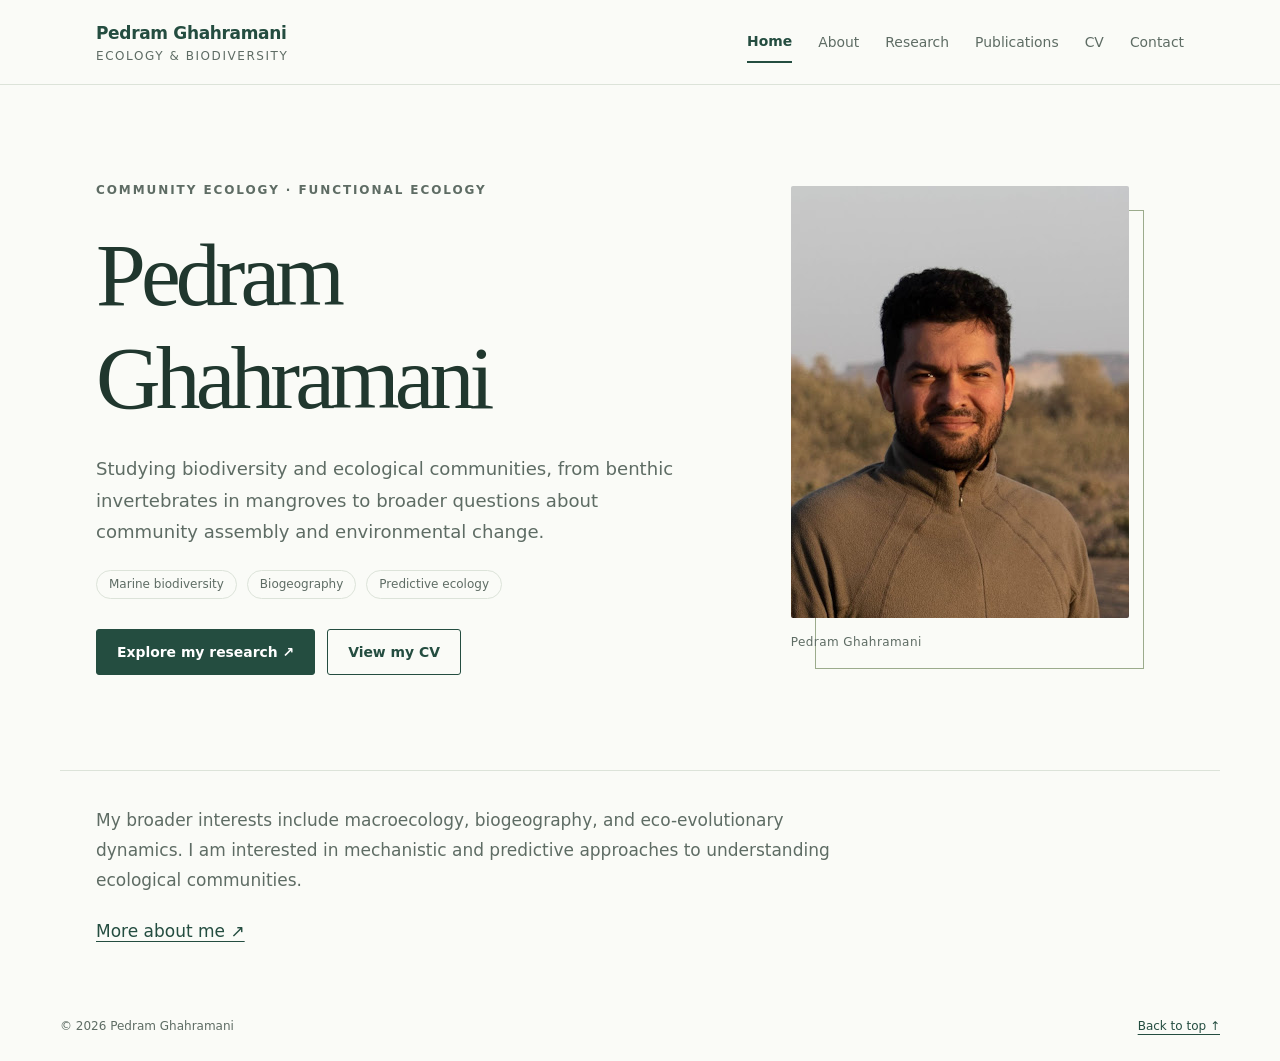
<file: index.html>
<!doctype html>
<html lang="en"><head><meta charset="utf-8"><meta name="viewport" content="width=device-width,initial-scale=1"><meta name="description" content="Community ecology, functional ecology and marine biodiversity."><meta name="theme-color" content="#244d40"><title>Home | Pedram Ghahramani</title><link rel="stylesheet" href="styles.css"><script src="site.js" defer></script></head>
<body class="index-page"><a class="skip" href="#main">Skip to content</a><header class="site-header"><div class="wrap header-inner"><a class="wordmark" href="index.html">Pedram Ghahramani<span>Ecology & biodiversity</span></a><button class="menu-button" aria-controls="navigation" aria-expanded="false" type="button">Menu</button><nav id="navigation" aria-label="Main navigation"><a href="index.html" aria-current="page">Home</a><a href="about.html">About</a><a href="research.html">Research</a><a href="publications.html">Publications</a><a href="cv.html">CV</a><a href="contact.html">Contact</a></nav></div></header><main id="main" class="page-content"><div class="wrap hero"><div><p class="eyebrow">Community ecology · Functional ecology</p><h1>Pedram<br>Ghahramani</h1><p class="intro">Studying biodiversity and ecological communities, from benthic invertebrates in mangroves to broader questions about community assembly and environmental change.</p><ul class="topics" aria-label="Research interests"><li>Marine biodiversity</li><li>Biogeography</li><li>Predictive ecology</li></ul><div class="actions"><a class="button" href="research.html">Explore my research <span aria-hidden="true">&nbsp;↗</span></a><a class="button secondary" href="cv.html">View my CV</a></div></div><figure class="portrait"><img src="pedram.jpg" width="432" height="432" alt="Portrait of Pedram Ghahramani outdoors" fetchpriority="high"><figcaption>Pedram Ghahramani</figcaption></figure></div><div class="wrap home-note"><p>My broader interests include macroecology, biogeography, and eco-evolutionary dynamics. I am interested in mechanistic and predictive approaches to understanding ecological communities.</p><a href="about.html">More about me ↗</a></div></main><footer class="wrap footer"><span>© 2026 Pedram Ghahramani</span><a href="#main">Back to top ↑</a></footer></body></html>
</file>
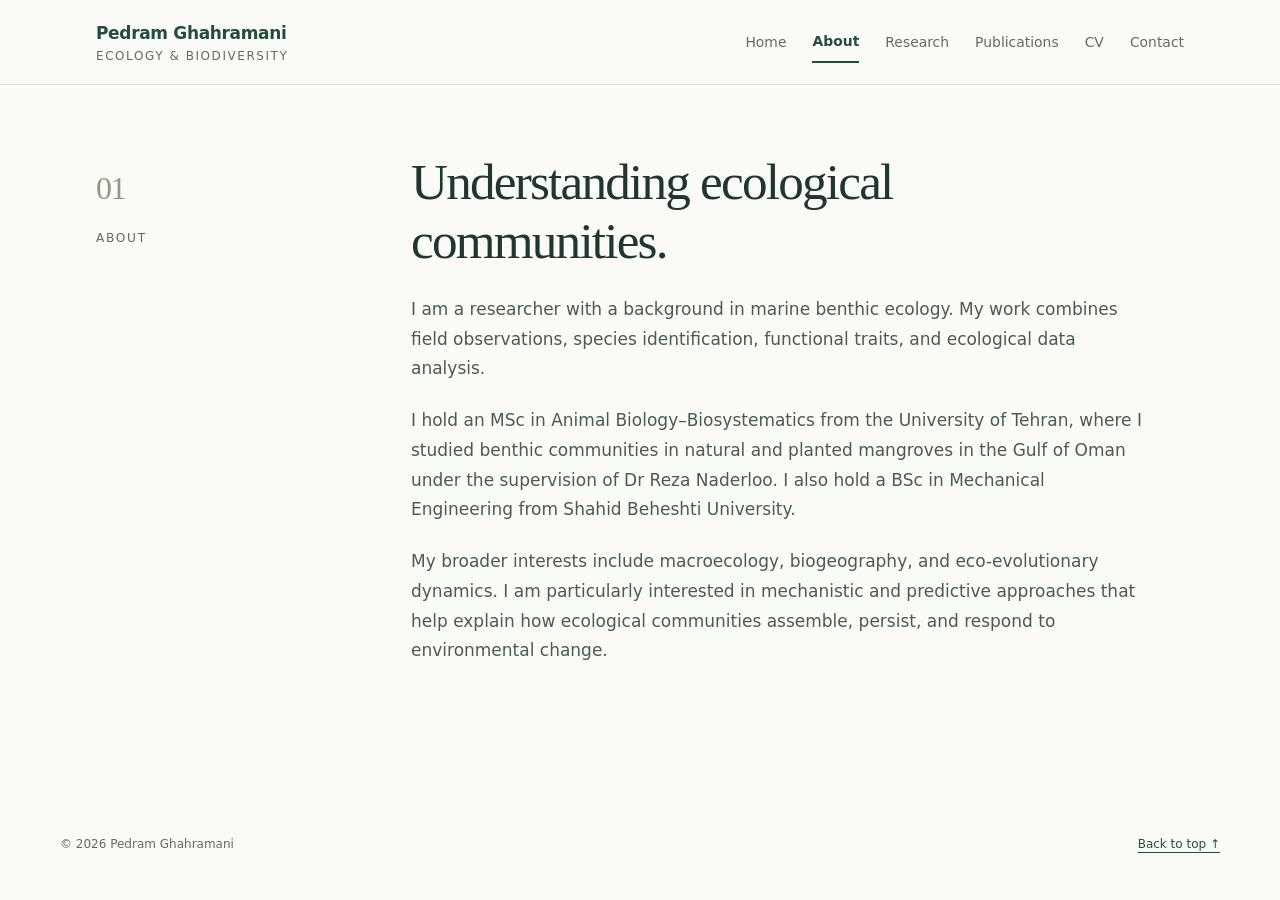
<file: about.html>
<!doctype html>
<html lang="en"><head><meta charset="utf-8"><meta name="viewport" content="width=device-width,initial-scale=1"><meta name="description" content="Background and research interests of Pedram Ghahramani."><meta name="theme-color" content="#244d40"><title>About | Pedram Ghahramani</title><link rel="stylesheet" href="styles.css"><script src="site.js" defer></script></head>
<body class="about-page"><a class="skip" href="#main">Skip to content</a><header class="site-header"><div class="wrap header-inner"><a class="wordmark" href="index.html">Pedram Ghahramani<span>Ecology & biodiversity</span></a><button class="menu-button" aria-controls="navigation" aria-expanded="false" type="button">Menu</button><nav id="navigation" aria-label="Main navigation"><a href="index.html">Home</a><a href="about.html" aria-current="page">About</a><a href="research.html">Research</a><a href="publications.html">Publications</a><a href="cv.html">CV</a><a href="contact.html">Contact</a></nav></div></header><main id="main" class="page-content"><section id="about" class="wrap content"><div class="section-grid"><div class="section-label"><span>01</span>About</div><div class="reading"><h1 class="page-title">Understanding ecological communities.</h1><p>I am a researcher with a background in marine benthic ecology. My work combines field observations, species identification, functional traits, and ecological data analysis.</p><p>I hold an MSc in Animal Biology–Biosystematics from the University of Tehran, where I studied benthic communities in natural and planted mangroves in the Gulf of Oman under the supervision of Dr Reza Naderloo. I also hold a BSc in Mechanical Engineering from Shahid Beheshti University.</p><p>My broader interests include macroecology, biogeography, and eco-evolutionary dynamics. I am particularly interested in mechanistic and predictive approaches that help explain how ecological communities assemble, persist, and respond to environmental change.</p></div></div></section></main><footer class="wrap footer"><span>© 2026 Pedram Ghahramani</span><a href="#main">Back to top ↑</a></footer></body></html>
</file>
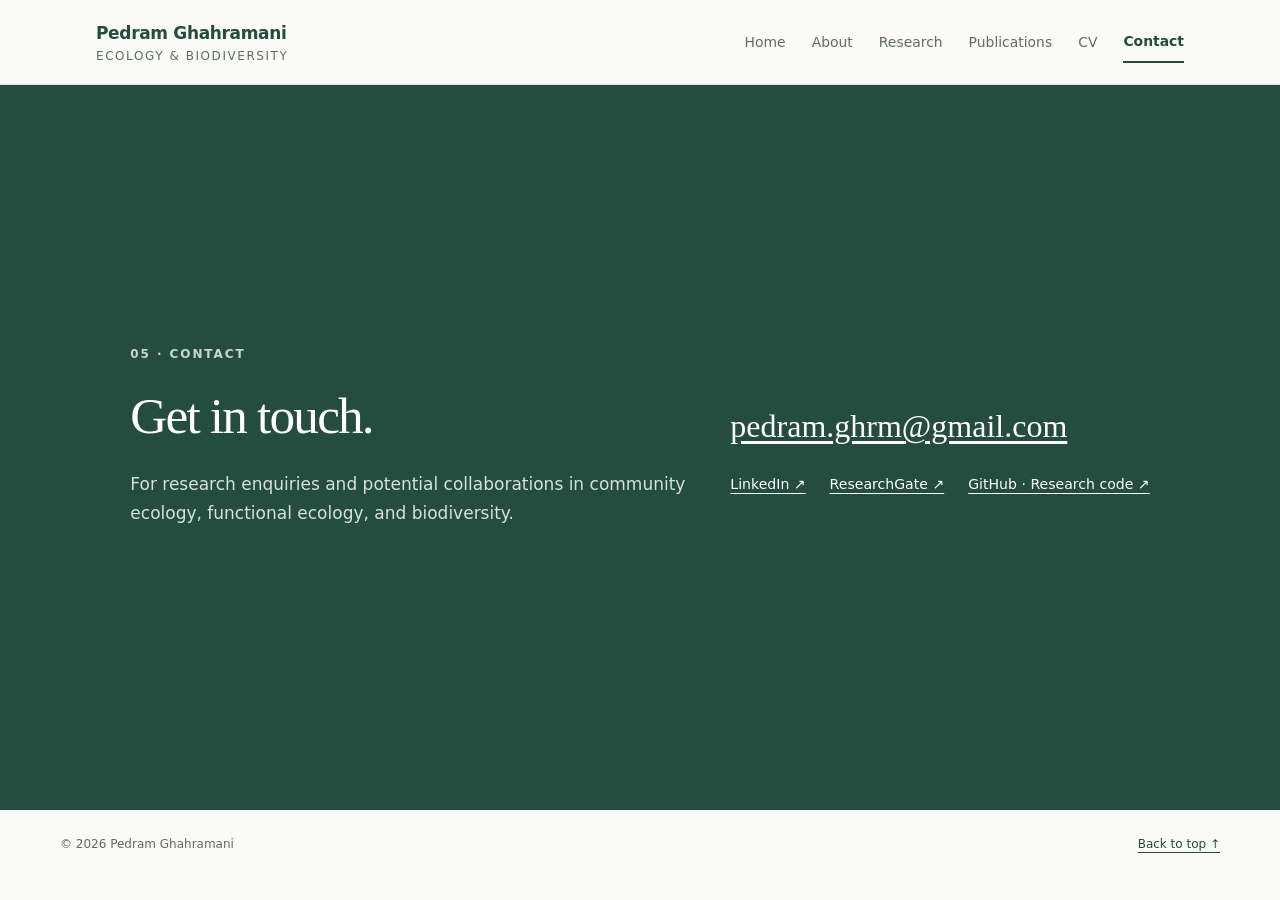
<file: contact.html>
<!doctype html>
<html lang="en"><head><meta charset="utf-8"><meta name="viewport" content="width=device-width,initial-scale=1"><meta name="description" content="Research enquiries and academic and professional profiles."><meta name="theme-color" content="#244d40"><title>Contact | Pedram Ghahramani</title><link rel="stylesheet" href="styles.css"><script src="site.js" defer></script></head>
<body class="contact-page"><a class="skip" href="#main">Skip to content</a><header class="site-header"><div class="wrap header-inner"><a class="wordmark" href="index.html">Pedram Ghahramani<span>Ecology & biodiversity</span></a><button class="menu-button" aria-controls="navigation" aria-expanded="false" type="button">Menu</button><nav id="navigation" aria-label="Main navigation"><a href="index.html">Home</a><a href="about.html">About</a><a href="research.html">Research</a><a href="publications.html">Publications</a><a href="cv.html">CV</a><a href="contact.html" aria-current="page">Contact</a></nav></div></header><main id="main" class="page-content"><section id="contact" class="contact-box"><div class="wrap contact-inner"><div><p class="eyebrow" style="color:#cad7c9">05 · Contact</p><h1 class="page-title">Get in touch.</h1><p>For research enquiries and potential collaborations in community ecology, functional ecology, and biodiversity.</p></div><div><a class="contact-email" href="mailto:pedram.ghrm@gmail.com">pedram.ghrm@gmail.com</a><div class="profile-links"><a href="https://www.linkedin.com/in/pedram-ghahramani-554259202/">LinkedIn ↗</a><a href="https://www.researchgate.net/profile/Pedram-Ghahramani-2">ResearchGate ↗</a><a href="https://github.com/Orcinus93/MNG">GitHub · Research code ↗</a></div></div></div></section></main><footer class="wrap footer"><span>© 2026 Pedram Ghahramani</span><a href="#main">Back to top ↑</a></footer></body></html>
</file>
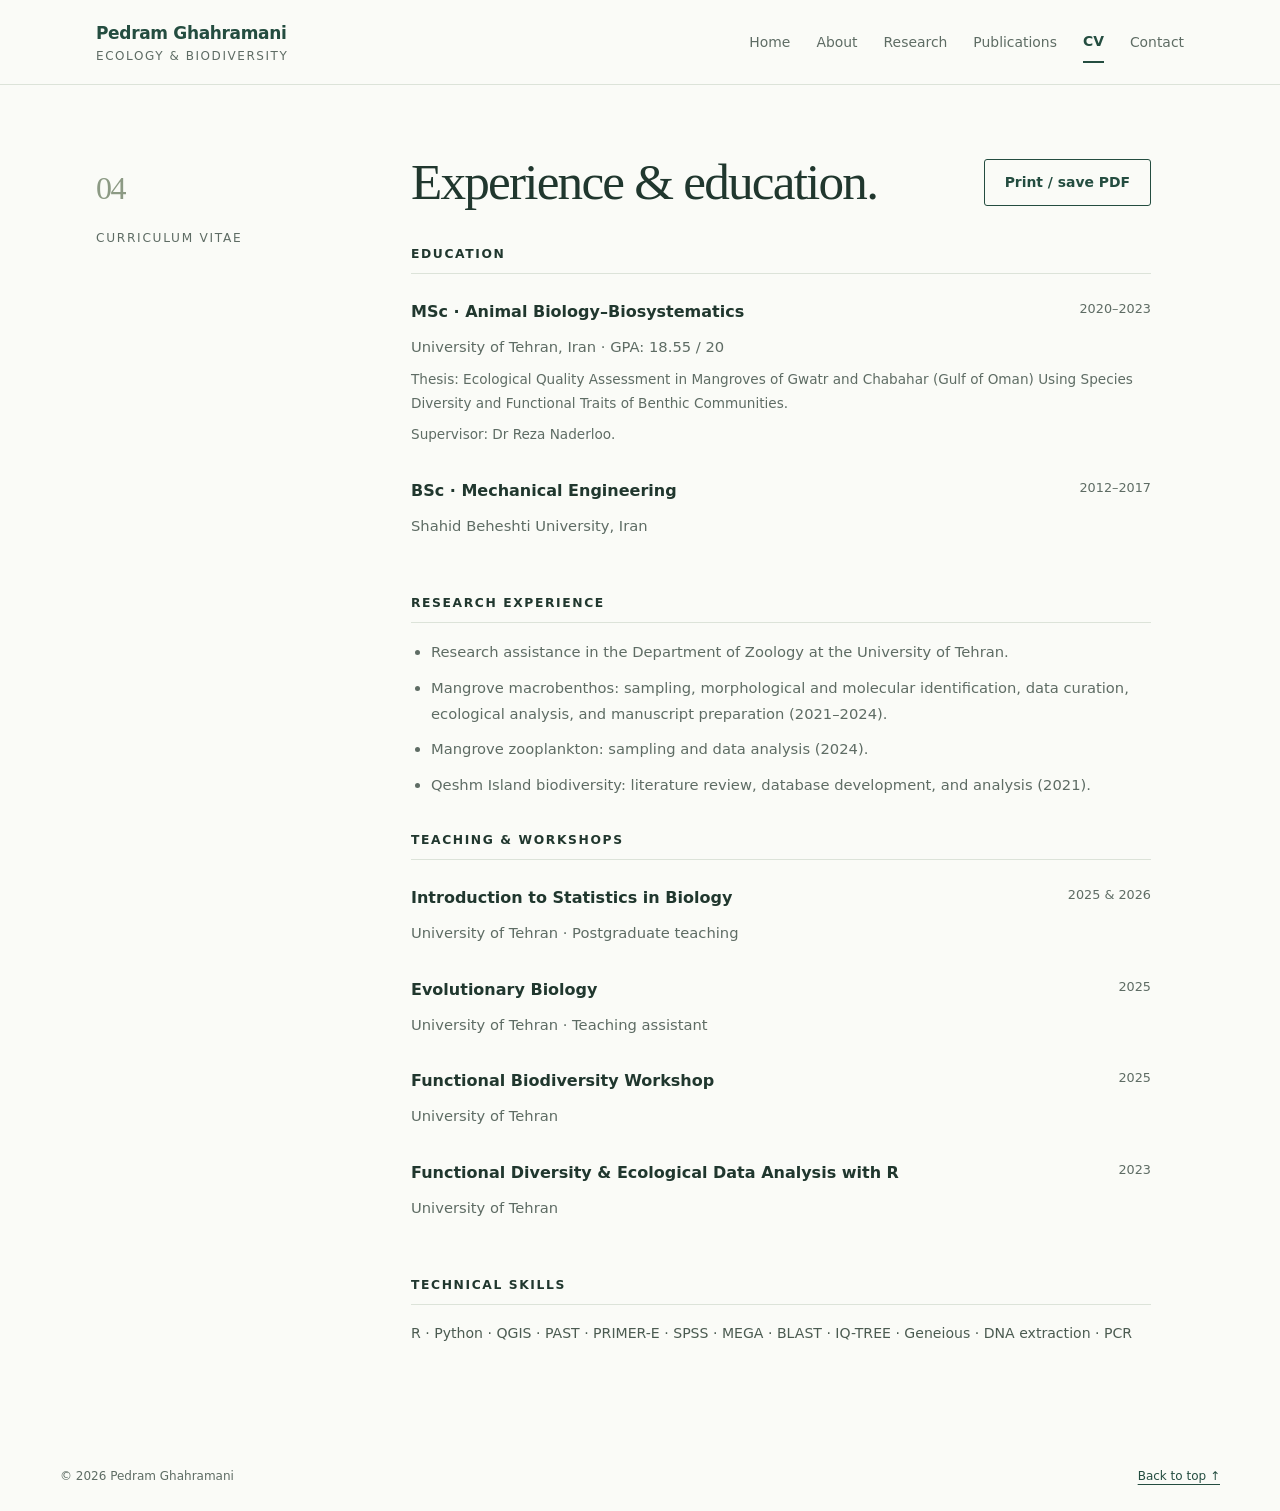
<file: cv.html>
<!doctype html>
<html lang="en"><head><meta charset="utf-8"><meta name="viewport" content="width=device-width,initial-scale=1"><meta name="description" content="Education, research experience, teaching, and technical skills."><meta name="theme-color" content="#244d40"><title>CV | Pedram Ghahramani</title><link rel="stylesheet" href="styles.css"><script src="site.js" defer></script></head>
<body class="cv-page"><a class="skip" href="#main">Skip to content</a><header class="site-header"><div class="wrap header-inner"><a class="wordmark" href="index.html">Pedram Ghahramani<span>Ecology & biodiversity</span></a><button class="menu-button" aria-controls="navigation" aria-expanded="false" type="button">Menu</button><nav id="navigation" aria-label="Main navigation"><a href="index.html">Home</a><a href="about.html">About</a><a href="research.html">Research</a><a href="publications.html">Publications</a><a href="cv.html" aria-current="page">CV</a><a href="contact.html">Contact</a></nav></div></header><main id="main" class="page-content"><section id="cv" class="wrap content"><div class="section-grid"><div class="section-label"><span>04</span>Curriculum vitae</div><div class="reading"><div class="print-name">Pedram Ghahramani<small>Ecology & biodiversity · pedram.ghrm@gmail.com</small><small>ResearchGate: researchgate.net/profile/Pedram-Ghahramani-2</small></div><div class="cv-heading"><h1 class="page-title">Experience & education.</h1><button class="button secondary" id="print-cv" type="button">Print / save PDF</button></div><div class="cv-block"><h3>Education</h3><div class="cv-entry"><strong>MSc · Animal Biology–Biosystematics</strong><span class="date">2020–2023</span><p>University of Tehran, Iran · GPA: 18.55 / 20</p><p class="detail">Thesis: Ecological Quality Assessment in Mangroves of Gwatr and Chabahar (Gulf of Oman) Using Species Diversity and Functional Traits of Benthic Communities.</p><p class="detail">Supervisor: Dr Reza Naderloo.</p></div><div class="cv-entry"><strong>BSc · Mechanical Engineering</strong><span class="date">2012–2017</span><p>Shahid Beheshti University, Iran</p></div></div><div class="cv-block"><h3>Research experience</h3><ul class="cv-list"><li>Research assistance in the Department of Zoology at the University of Tehran.</li><li>Mangrove macrobenthos: sampling, morphological and molecular identification, data curation, ecological analysis, and manuscript preparation (2021–2024).</li><li>Mangrove zooplankton: sampling and data analysis (2024).</li><li>Qeshm Island biodiversity: literature review, database development, and analysis (2021).</li></ul></div><div class="cv-block"><h3>Teaching & workshops</h3><div class="cv-entry"><strong>Introduction to Statistics in Biology</strong><span class="date">2025 & 2026</span><p>University of Tehran · Postgraduate teaching</p></div><div class="cv-entry"><strong>Evolutionary Biology</strong><span class="date">2025</span><p>University of Tehran · Teaching assistant</p></div><div class="cv-entry"><strong>Functional Biodiversity Workshop</strong><span class="date">2025</span><p>University of Tehran</p></div><div class="cv-entry"><strong>Functional Diversity & Ecological Data Analysis with R</strong><span class="date">2023</span><p>University of Tehran</p></div></div><div class="cv-block"><h3>Technical skills</h3><p class="small">R · Python · QGIS · PAST · PRIMER-E · SPSS · MEGA · BLAST · IQ-TREE · Geneious · DNA extraction · PCR</p></div></div></div></section></main><footer class="wrap footer"><span>© 2026 Pedram Ghahramani</span><a href="#main">Back to top ↑</a></footer></body></html>
</file>
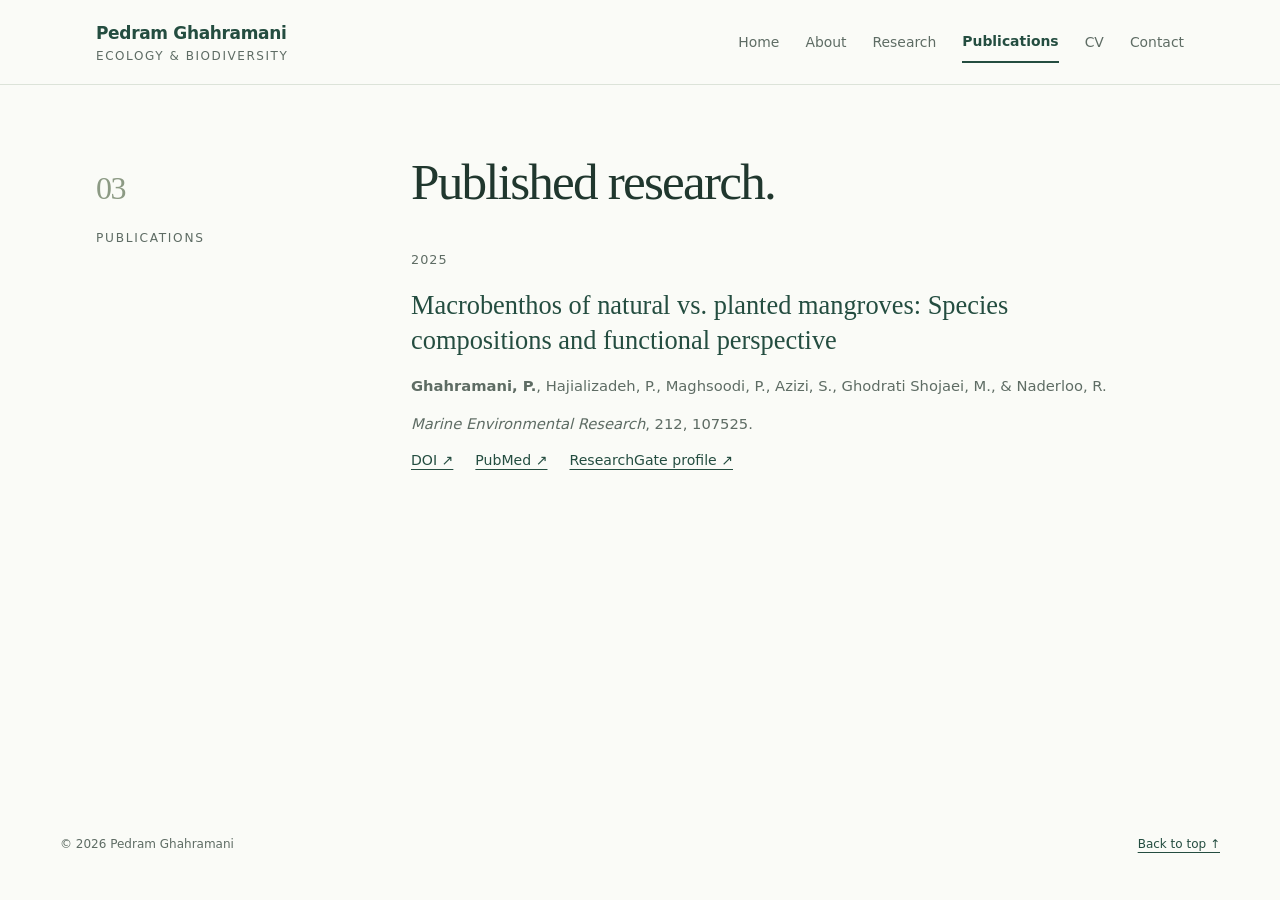
<file: publications.html>
<!doctype html>
<html lang="en"><head><meta charset="utf-8"><meta name="viewport" content="width=device-width,initial-scale=1"><meta name="description" content="Peer-reviewed publications by Pedram Ghahramani."><meta name="theme-color" content="#244d40"><title>Publications | Pedram Ghahramani</title><link rel="stylesheet" href="styles.css"><script src="site.js" defer></script></head>
<body class="publications-page"><a class="skip" href="#main">Skip to content</a><header class="site-header"><div class="wrap header-inner"><a class="wordmark" href="index.html">Pedram Ghahramani<span>Ecology & biodiversity</span></a><button class="menu-button" aria-controls="navigation" aria-expanded="false" type="button">Menu</button><nav id="navigation" aria-label="Main navigation"><a href="index.html">Home</a><a href="about.html">About</a><a href="research.html">Research</a><a href="publications.html" aria-current="page">Publications</a><a href="cv.html">CV</a><a href="contact.html">Contact</a></nav></div></header><main id="main" class="page-content"><section id="publications" class="wrap content"><div class="section-grid"><div class="section-label"><span>03</span>Publications</div><div class="reading"><h1 class="page-title">Published research.</h1><article class="publication"><span class="year">2025</span><h3><a href="https://doi.org/10.1016/j.marenvres.2025.107525">Macrobenthos of natural vs. planted mangroves: Species compositions and functional perspective</a></h3><p><strong>Ghahramani, P.</strong>, Hajializadeh, P., Maghsoodi, P., Azizi, S., Ghodrati Shojaei, M., & Naderloo, R.</p><p><span class="journal">Marine Environmental Research</span>, 212, 107525.</p><div class="inline-links"><a href="https://doi.org/10.1016/j.marenvres.2025.107525">DOI ↗</a><a href="https://pubmed.ncbi.nlm.nih.gov/40925294/">PubMed ↗</a><a href="https://www.researchgate.net/profile/Pedram-Ghahramani-2">ResearchGate profile ↗</a></div></article></div></div></section></main><footer class="wrap footer"><span>© 2026 Pedram Ghahramani</span><a href="#main">Back to top ↑</a></footer></body></html>
</file>
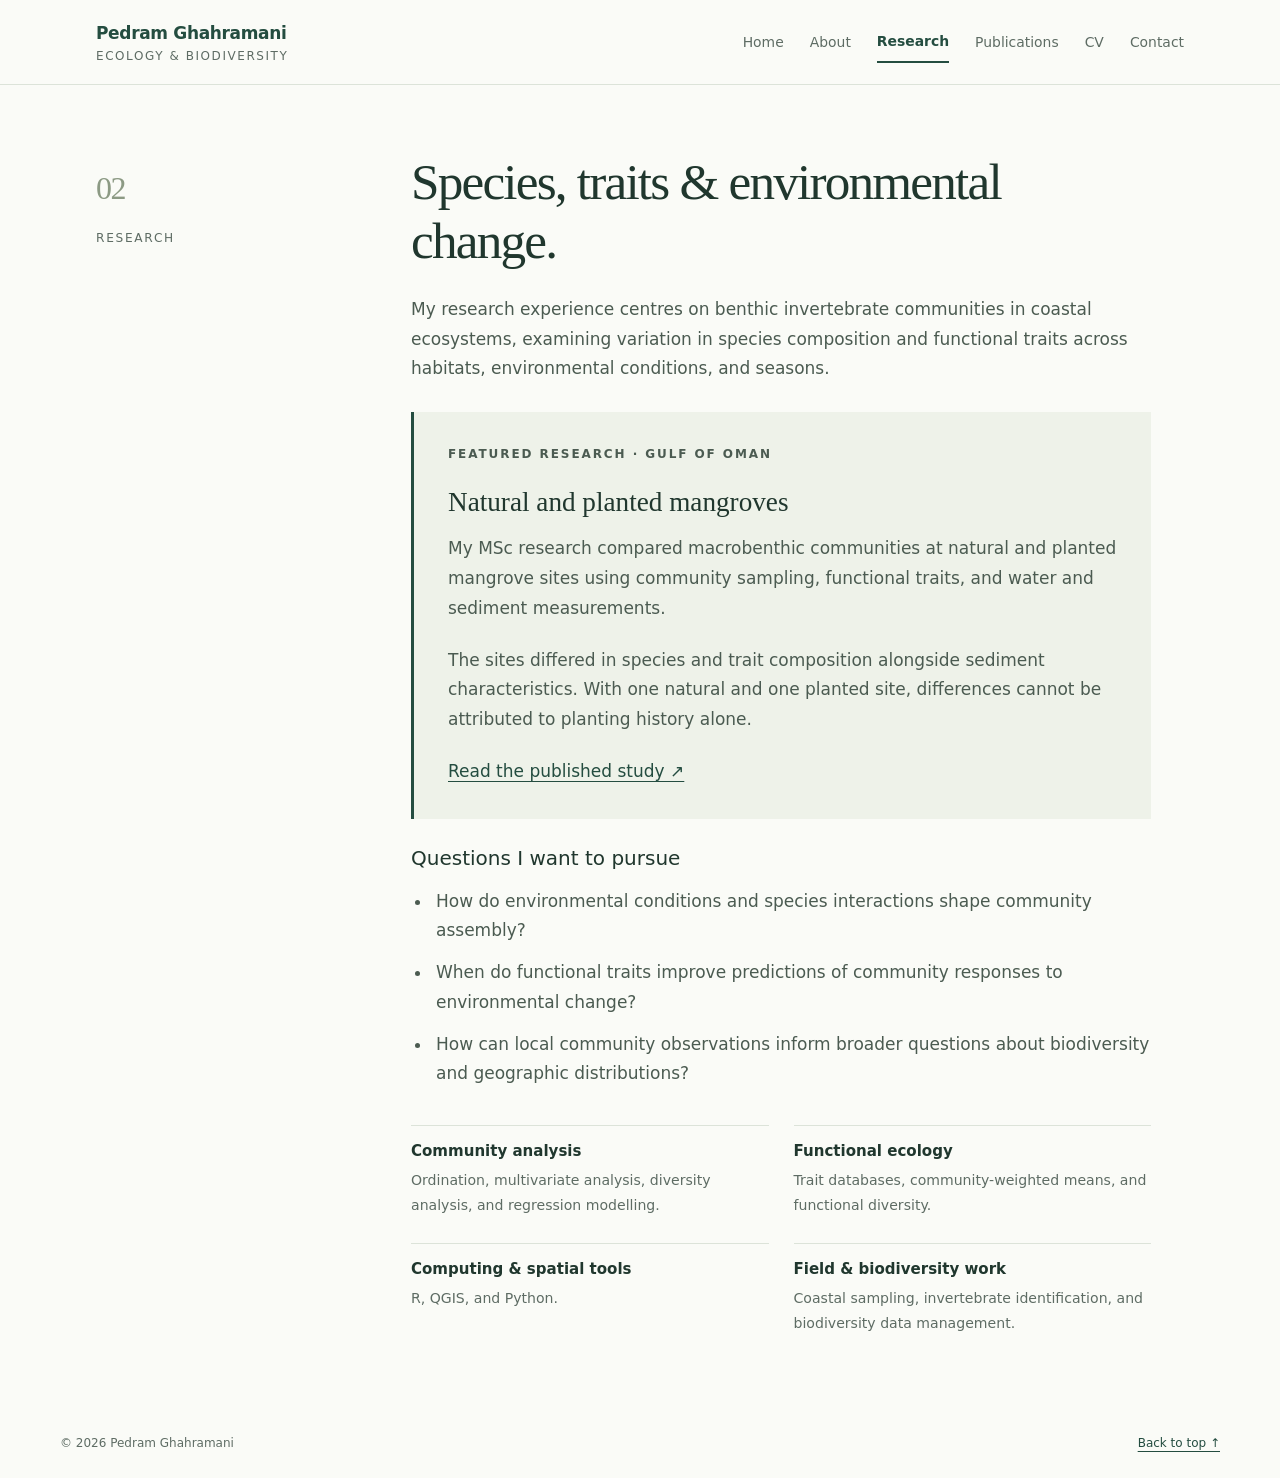
<file: research.html>
<!doctype html>
<html lang="en"><head><meta charset="utf-8"><meta name="viewport" content="width=device-width,initial-scale=1"><meta name="description" content="Research on mangrove macrobenthos, community assembly, and functional traits."><meta name="theme-color" content="#244d40"><title>Research | Pedram Ghahramani</title><link rel="stylesheet" href="styles.css"><script src="site.js" defer></script></head>
<body class="research-page"><a class="skip" href="#main">Skip to content</a><header class="site-header"><div class="wrap header-inner"><a class="wordmark" href="index.html">Pedram Ghahramani<span>Ecology & biodiversity</span></a><button class="menu-button" aria-controls="navigation" aria-expanded="false" type="button">Menu</button><nav id="navigation" aria-label="Main navigation"><a href="index.html">Home</a><a href="about.html">About</a><a href="research.html" aria-current="page">Research</a><a href="publications.html">Publications</a><a href="cv.html">CV</a><a href="contact.html">Contact</a></nav></div></header><main id="main" class="page-content"><section id="research" class="wrap content"><div class="section-grid"><div class="section-label"><span>02</span>Research</div><div class="reading"><h1 class="page-title">Species, traits & environmental change.</h1><p>My research experience centres on benthic invertebrate communities in coastal ecosystems, examining variation in species composition and functional traits across habitats, environmental conditions, and seasons.</p><article class="research-feature"><p class="eyebrow">Featured research · Gulf of Oman</p><h3>Natural and planted mangroves</h3><p>My MSc research compared macrobenthic communities at natural and planted mangrove sites using community sampling, functional traits, and water and sediment measurements.</p><p>The sites differed in species and trait composition alongside sediment characteristics. With one natural and one planted site, differences cannot be attributed to planting history alone.</p><p><a href="https://doi.org/10.1016/j.marenvres.2025.107525">Read the published study ↗</a></p></article><h3>Questions I want to pursue</h3><ul class="questions"><li>How do environmental conditions and species interactions shape community assembly?</li><li>When do functional traits improve predictions of community responses to environmental change?</li><li>How can local community observations inform broader questions about biodiversity and geographic distributions?</li></ul><div class="method-list"><div><h3>Community analysis</h3><p>Ordination, multivariate analysis, diversity analysis, and regression modelling.</p></div><div><h3>Functional ecology</h3><p>Trait databases, community-weighted means, and functional diversity.</p></div><div><h3>Computing & spatial tools</h3><p>R, QGIS, and Python.</p></div><div><h3>Field & biodiversity work</h3><p>Coastal sampling, invertebrate identification, and biodiversity data management.</p></div></div></div></div></section></main><footer class="wrap footer"><span>© 2026 Pedram Ghahramani</span><a href="#main">Back to top ↑</a></footer></body></html>
</file>
<file: styles.css>
:root{--ink:#20372e;--muted:#5e6c64;--green:#244d40;--paper:#fafbf7;--line:#dce3d9;--soft:#eef2e9;--accent:#c9d7b5}*{box-sizing:border-box}html{scroll-behavior:smooth;scroll-padding-top:100px}body{margin:0;background:var(--paper);color:var(--ink);font:17px/1.75 system-ui,-apple-system,BlinkMacSystemFont,"Segoe UI",sans-serif}a{color:var(--green);text-underline-offset:4px}a:hover{text-decoration-thickness:2px}a:focus-visible,button:focus-visible{outline:3px solid #a8792a;outline-offset:5px}h1,h2,h3,p{margin-top:0}h1,h2,h3{line-height:1.15;font-weight:500}h1,h2{font-family:Georgia,"Times New Roman",serif}h1{font-size:clamp(3.4rem,7vw,6.2rem);letter-spacing:-.055em;margin-bottom:24px}h2{font-size:clamp(2.2rem,4vw,3.25rem);letter-spacing:-.035em;margin-bottom:24px}h3{font-size:1.25rem;margin-bottom:16px}p{margin-bottom:22px}button{font:inherit;cursor:pointer}img{max-width:100%;display:block}.wrap{max-width:1160px;margin:auto;padding:0 36px}.skip{position:absolute;top:-100px;left:20px;z-index:100;background:white;padding:12px}.skip:focus{top:12px}.site-header{position:sticky;top:0;z-index:10;background:rgba(250,251,247,.97);border-bottom:1px solid var(--line)}.header-inner{min-height:84px;display:flex;align-items:center;justify-content:space-between;gap:24px}.wordmark{font-weight:650;text-decoration:none;letter-spacing:-.02em;white-space:nowrap}.wordmark span{font-size:.75rem;font-weight:500;display:block;letter-spacing:.13em;text-transform:uppercase;color:var(--muted);line-height:1.3}nav{display:flex;gap:26px;align-items:center}nav a{font-size:.87rem;text-decoration:none;color:var(--muted);padding:8px 0}nav a:hover{color:var(--green)}.menu-button{display:none;background:none;border:1px solid var(--line);border-radius:4px;padding:6px 12px;color:var(--green)}.hero{display:grid;grid-template-columns:1.35fr 1fr;gap:70px;align-items:center;padding-top:84px;padding-bottom:84px}.eyebrow{font-size:.75rem;font-weight:650;letter-spacing:.16em;text-transform:uppercase;color:var(--muted);margin-bottom:22px}.hero .intro{font-size:1.13rem;max-width:590px;color:var(--muted)}.portrait{position:relative;max-width:390px;justify-self:end;padding:0 15px 16px 0}.portrait:after{content:"";position:absolute;inset:24px 0 0 24px;border:1px solid #9bab8c;z-index:-1}.portrait img{width:100%;aspect-ratio:1/1.08;object-fit:cover;object-position:center 40%;border-radius:2px}.portrait figcaption{font-size:.75rem;color:var(--muted);margin-top:14px;letter-spacing:.035em}.actions{display:flex;gap:12px;flex-wrap:wrap;margin-top:30px}.button{display:inline-flex;align-items:center;justify-content:center;min-height:46px;border:1px solid var(--green);padding:10px 20px;border-radius:3px;background:var(--green);color:white;text-decoration:none;font-size:.87rem;font-weight:550}.button:hover{background:#193f32}.button.secondary{background:transparent;color:var(--green)}.button.secondary:hover{background:var(--soft)}.topics{display:flex;gap:10px;flex-wrap:wrap;margin:0;padding:0;list-style:none}.topics li{border:1px solid var(--line);border-radius:30px;font-size:.75rem;padding:3px 12px;color:var(--muted)}section.content{border-top:1px solid var(--line);padding-top:74px;padding-bottom:74px}.section-grid{display:grid;grid-template-columns:260px 1fr;gap:55px}.section-label{font-size:.76rem;letter-spacing:.14em;text-transform:uppercase;color:var(--muted);margin-top:7px}.section-label span{display:block;color:#8c9a84;font-family:Georgia,serif;font-size:2rem;letter-spacing:-.05em;margin-bottom:12px}.reading{max-width:740px}.reading p{color:#4b5b51}.research-feature{background:var(--soft);padding:32px 34px;border-left:3px solid var(--green);margin:28px 0}.research-feature h3{font-family:Georgia,serif;font-size:1.7rem}.research-feature p:last-child{margin-bottom:0}.small{font-size:.88rem;color:var(--muted)}.questions{padding-left:21px;color:#4b5b51}.questions li{margin-bottom:12px;padding-left:4px}.method-list{display:grid;grid-template-columns:1fr 1fr;gap:25px;margin-top:36px}.method-list>div{border-top:1px solid var(--line);padding-top:17px}.method-list h3{font-size:.94rem;font-weight:650;margin-bottom:8px}.method-list p{font-size:.88rem;color:var(--muted);margin:0}.publication{padding:8px 0 18px}.publication .year{font-size:.8rem;letter-spacing:.08em;color:var(--muted)}.publication h3{font-family:Georgia,serif;font-size:1.65rem;line-height:1.35;margin:14px 0}.publication h3 a{text-decoration:none}.publication h3 a:hover{text-decoration:underline}.publication p{font-size:.92rem;color:var(--muted);margin-bottom:12px}.journal{font-style:italic}.inline-links{display:flex;gap:22px;flex-wrap:wrap;font-size:.88rem}.cv-heading{display:flex;justify-content:space-between;align-items:center;gap:15px;margin-bottom:22px}.cv-heading h2{margin:0}.cv-block{margin-top:35px}.cv-block h3{font-size:.77rem;text-transform:uppercase;letter-spacing:.13em;border-bottom:1px solid var(--line);padding-bottom:12px;font-weight:650}.cv-entry{display:grid;grid-template-columns:1fr auto;gap:8px 20px;padding:8px 0 22px}.cv-entry strong{font-size:1rem;font-weight:650}.cv-entry .date{color:var(--muted);font-size:.8rem;white-space:nowrap}.cv-entry p{grid-column:1/-1;font-size:.92rem;color:var(--muted);margin:0}.cv-entry .detail{font-size:.85rem}.cv-list{padding-left:20px;font-size:.92rem;color:var(--muted)}.cv-list li{margin-bottom:10px}.contact-box{background:var(--green);color:#fff;padding:58px 0}.contact-box h2{color:white}.contact-box p{color:#d7e1d7;max-width:560px}.contact-box a{color:#fff}.contact-inner{display:flex;align-items:center;justify-content:space-between;gap:40px}.contact-email{font-family:Georgia,serif;font-size:clamp(1.3rem,2.8vw,2rem)}.profile-links{display:flex;gap:24px;flex-wrap:wrap;margin-top:18px;font-size:.88rem}.footer{padding:24px 0;font-size:.75rem;color:var(--muted);display:flex;justify-content:space-between;gap:20px}.print-name{display:none}
@media(max-width:900px){.hero{gap:34px}.section-grid{grid-template-columns:180px 1fr;gap:32px}nav{gap:17px}.contact-inner{align-items:flex-start;flex-direction:column;gap:10px}}
@media(max-width:680px){.wrap{padding-left:23px;padding-right:23px}.header-inner{min-height:73px;flex-wrap:wrap;gap:0}.wordmark{font-size:.93rem}.wordmark span{font-size:.63rem}.menu-button{display:block}nav{width:100%;flex-wrap:wrap;gap:5px 20px;padding-bottom:15px}html.js nav{display:none}html.js nav.open{display:flex}nav a{font-size:.83rem}.hero{grid-template-columns:1fr;padding-top:48px;padding-bottom:55px;gap:35px}.portrait{justify-self:start;margin:0;max-width:290px;width:85%}.hero h1{font-size:3.6rem}.hero .intro{font-size:1.02rem}.section-grid{grid-template-columns:1fr;gap:20px}.section-label span{display:inline;font-size:1rem;margin-right:12px}.section-label{margin:0}section.content{padding-top:44px;padding-bottom:44px}.research-feature{padding:24px}.method-list{grid-template-columns:1fr;gap:22px}.cv-heading{align-items:flex-start;flex-direction:column}.cv-entry{grid-template-columns:1fr}.cv-entry .date{grid-row:auto}.cv-entry p{grid-column:1}.contact-box{padding:44px 0}.footer{flex-direction:column;gap:6px}.eyebrow{font-size:.68rem}.topics{gap:7px}.topics li{font-size:.7rem}}
@media(prefers-reduced-motion:reduce){html{scroll-behavior:auto}}
@media print{body{background:white;color:#111;font:10pt/1.5 Arial,sans-serif}.site-header,.hero,#about,#research,#publications,.contact-box,footer,.skip,.section-label,.cv-heading button{display:none!important}.wrap{max-width:none;padding:0}#cv{padding:0!important;border:0}.section-grid{display:block}.print-name{display:block;font:25pt Georgia,serif;margin-bottom:8px}.print-name small{font:10pt Arial,sans-serif;display:block;margin-top:5px}.cv-heading h2{font-size:17pt;margin-top:20px}.cv-block{margin-top:18px}.cv-entry{padding-bottom:12px;break-inside:avoid}.cv-list{font-size:10pt}.cv-entry p{font-size:10pt}.cv-entry .detail{font-size:9pt}a{color:#111}.cv-block h3{font-size:10pt}.section-grid .reading{max-width:none}@page{margin:18mm}}

nav a[aria-current="page"]{color:var(--green);font-weight:650;border-bottom:2px solid var(--green)}.page-content{min-height:calc(100vh - 175px)}.page-content section.content{border-top:0;padding-top:68px}.page-content #contact{min-height:calc(100vh - 175px);display:flex;align-items:center}.home-note{border-top:1px solid var(--line);padding-top:35px;padding-bottom:45px;max-width:1160px}.home-note p{max-width:760px;color:var(--muted)}
@media print{body:not(.cv-page) #about,body:not(.cv-page) #research,body:not(.cv-page) #publications,body:not(.cv-page) .contact-box,body:not(.cv-page) .hero{display:block!important}.page-content{min-height:0}}

.page-title{font-size:clamp(2.2rem,4vw,3.25rem);letter-spacing:-.035em;margin-bottom:24px}.cv-heading .page-title{margin:0}@media print{.page-title{font-size:17pt}}
</file>
